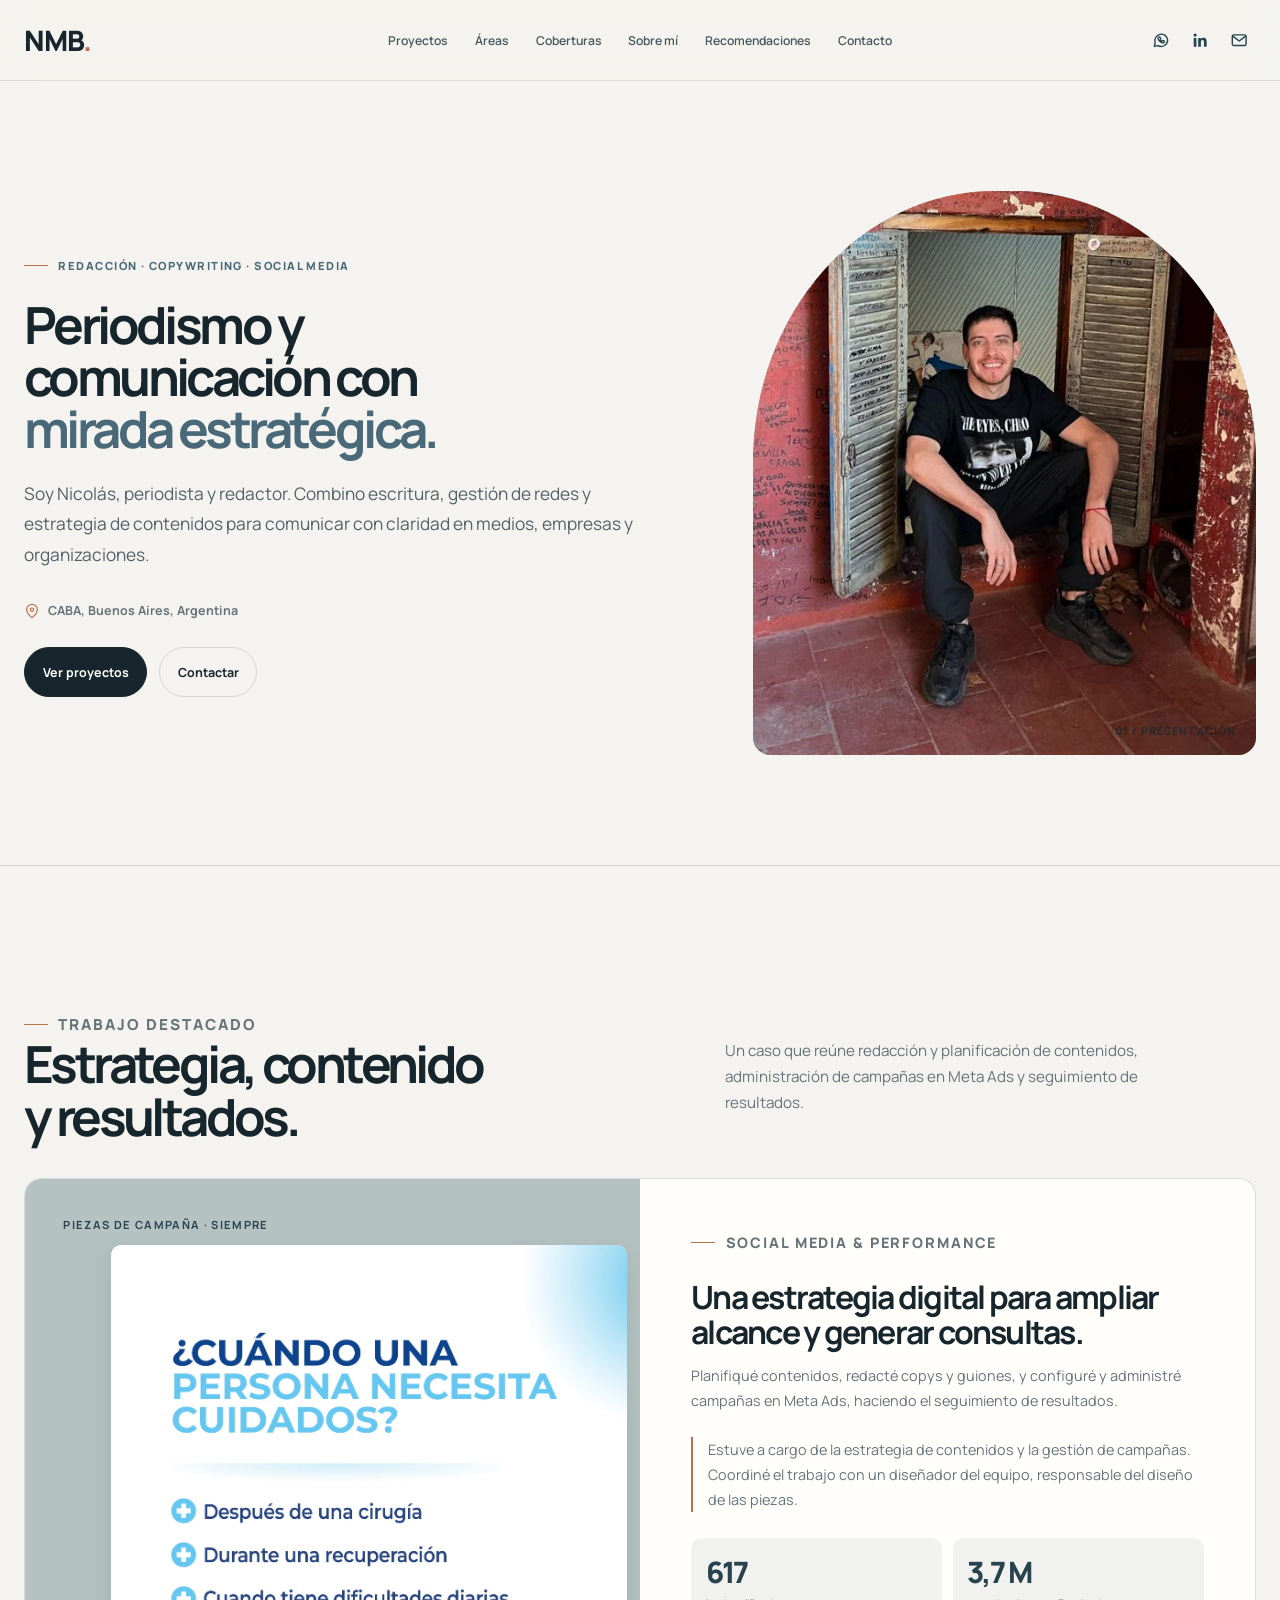
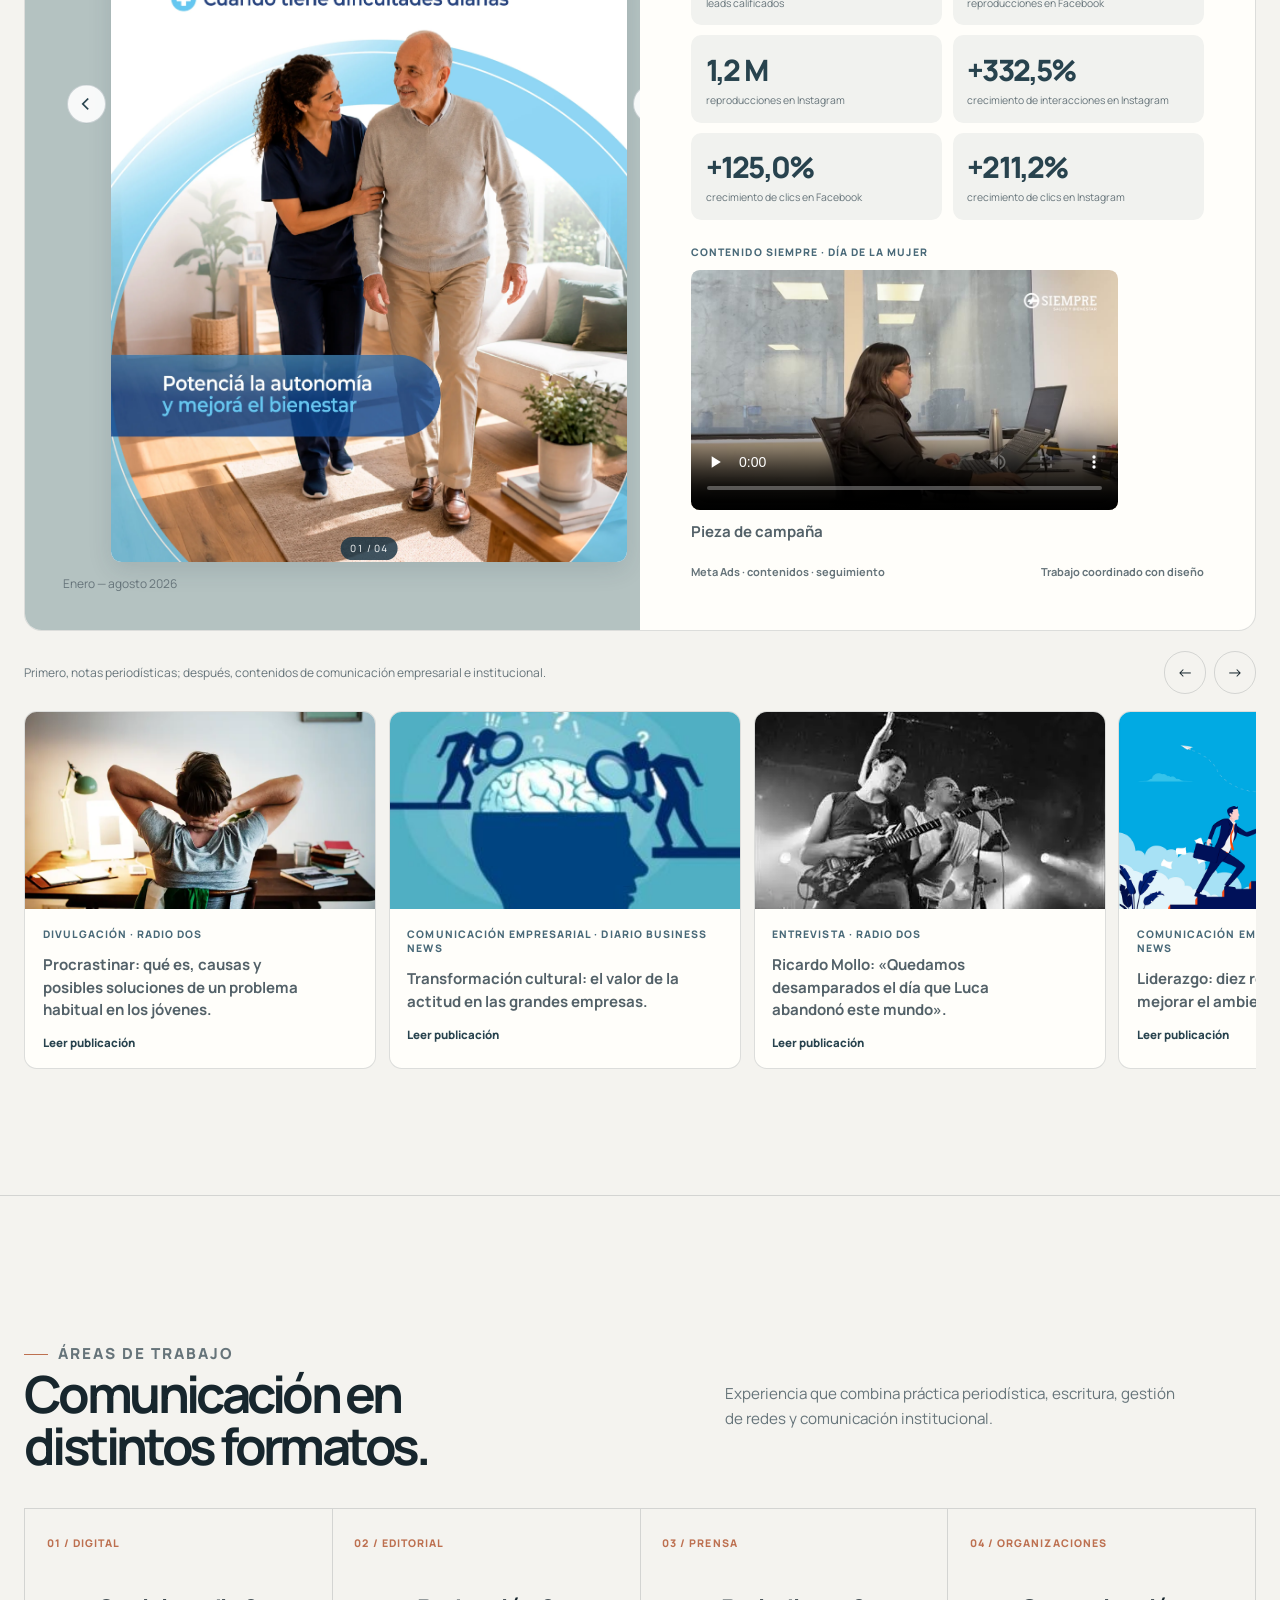
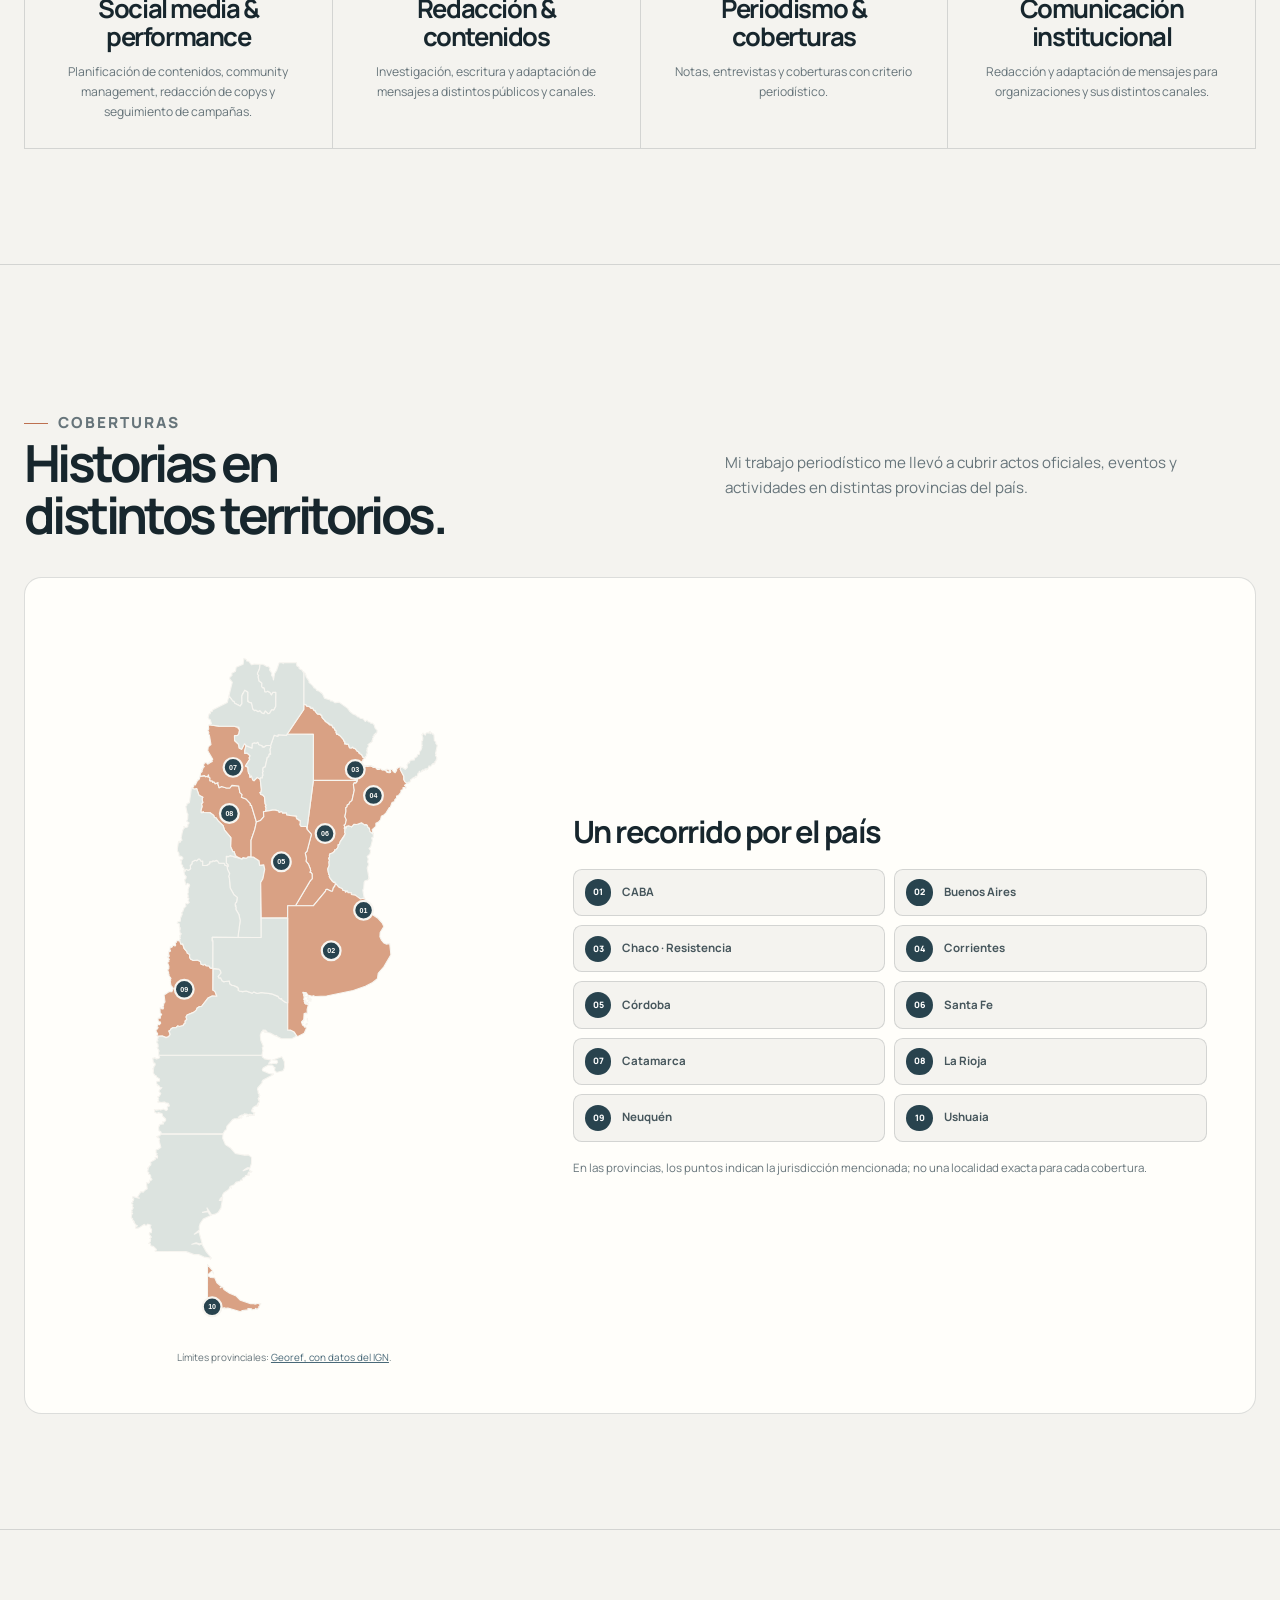
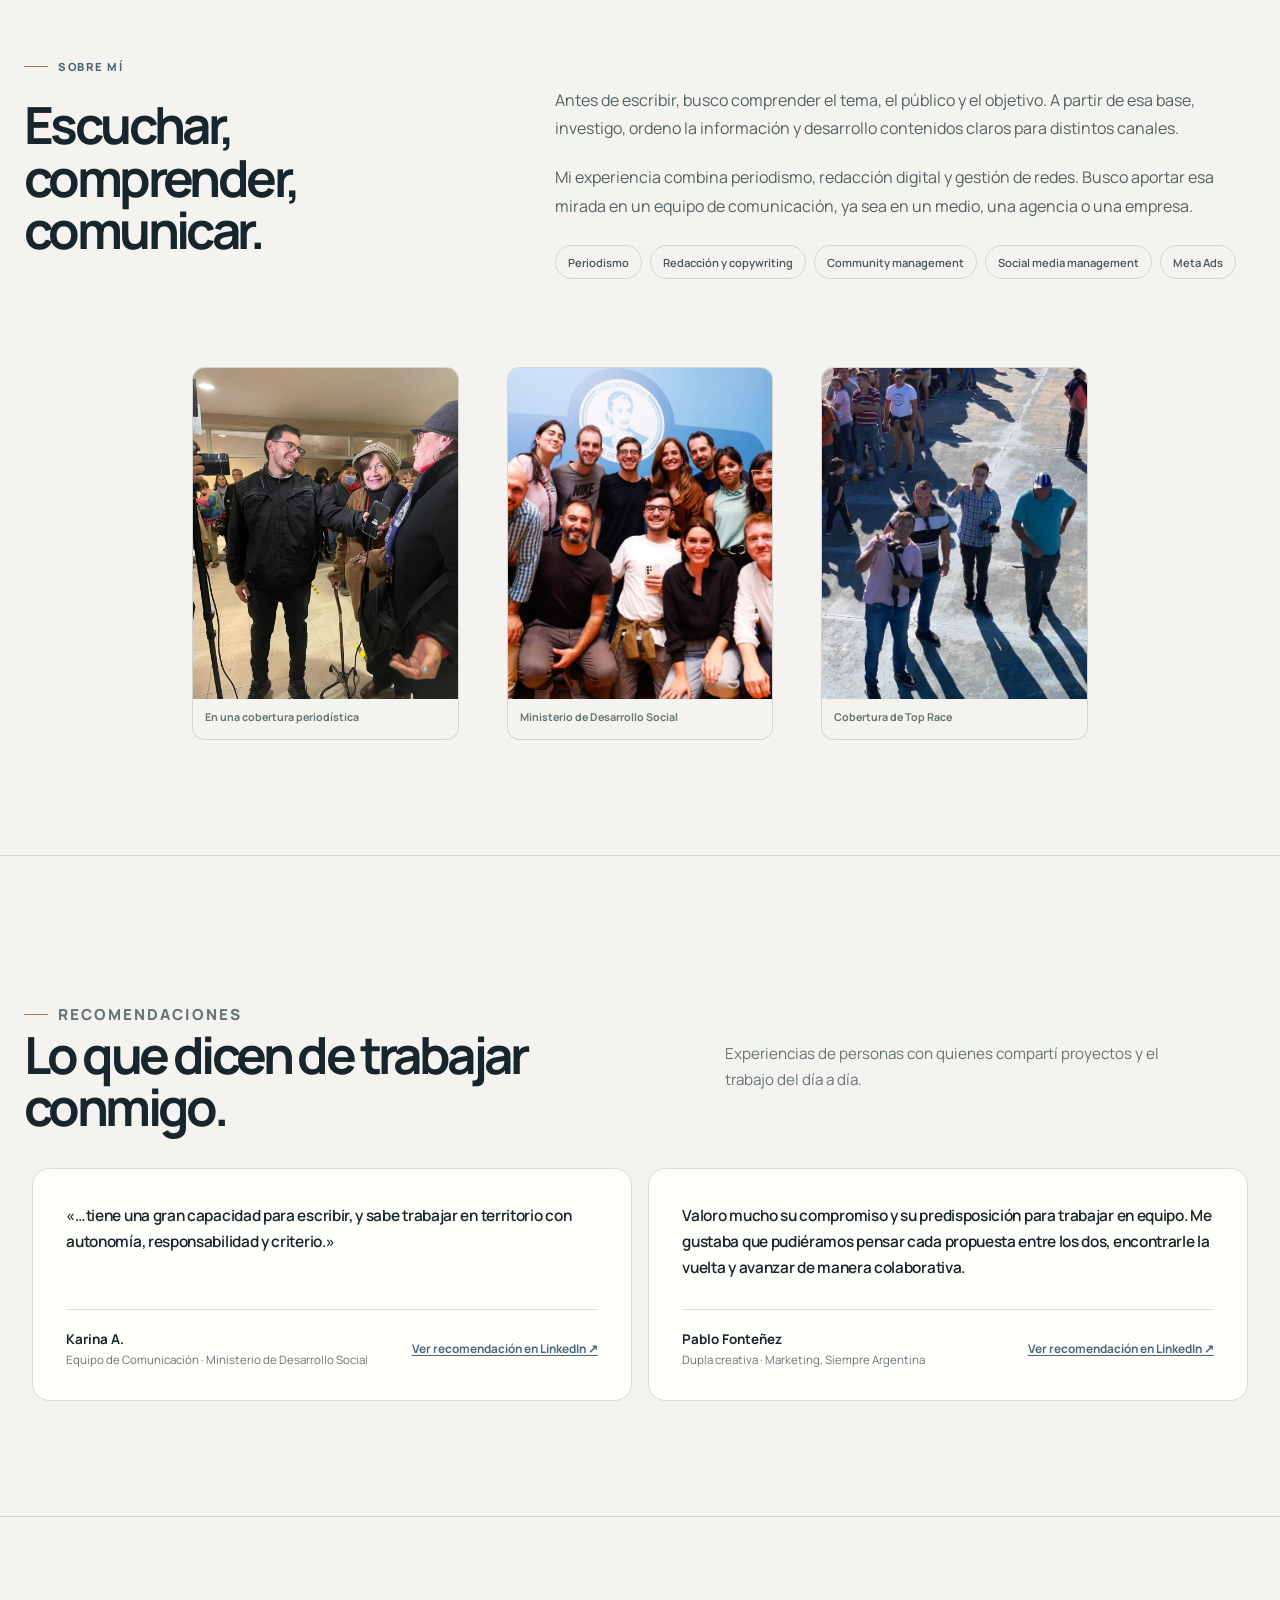
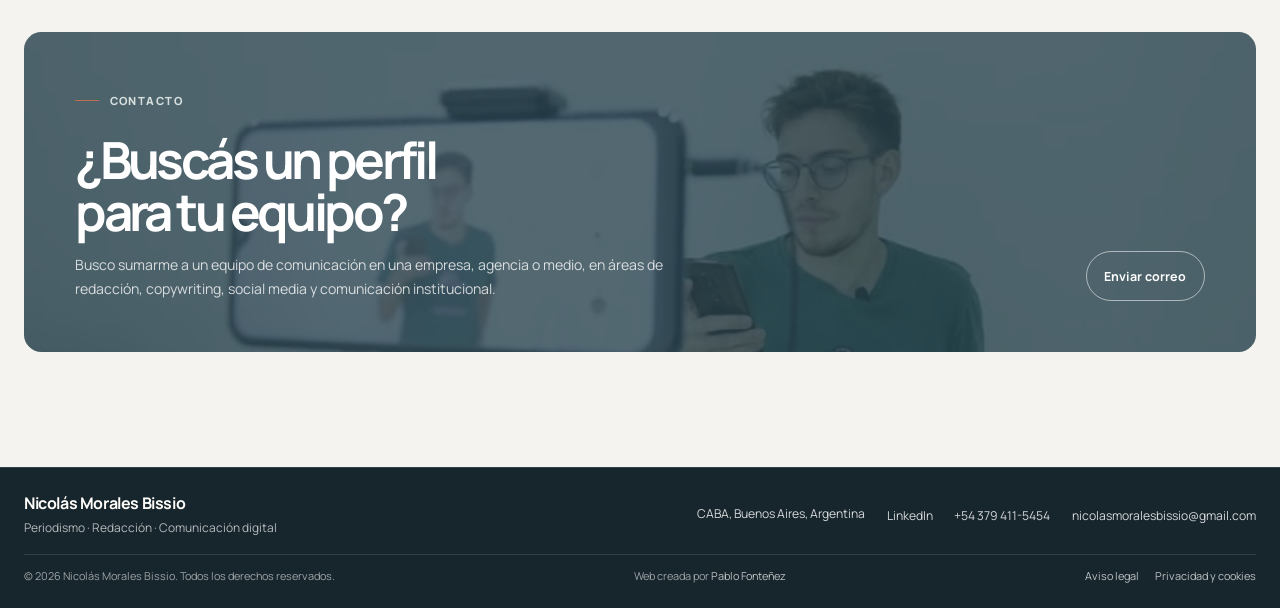
<file: index.html>
<!doctype html>
<html lang="es">
<head>
  <meta charset="utf-8">
  <meta name="viewport" content="width=device-width, initial-scale=1">
  <meta name="theme-color" content="#f4f3ef">
  <link rel="icon" type="image/svg+xml" href="favicon.svg">
  <meta name="description" content="Portfolio profesional de Nicolás Morales Bissio: periodismo, redacción, contenidos, social media y comunicación institucional.">
  <title>Nicolás Morales Bissio — Periodismo y comunicación digital</title>
  <link rel="preconnect" href="https://fonts.googleapis.com">
  <link rel="preconnect" href="https://fonts.gstatic.com" crossorigin>
  <link href="https://fonts.googleapis.com/css2?family=Manrope:wght@400;500;600;700;800&display=swap" rel="stylesheet">
  <link rel="stylesheet" href="styles.css">
</head>
<body>
  <a class="skip-link" href="#contenido">Saltar al contenido</a>
  <header class="topbar">
    <div class="wrap nav-shell">
      <a class="wordmark" href="#inicio" aria-label="Nicolás Morales Bissio, inicio">NMB<span>.</span></a>
      <nav class="nav-links" id="main-nav" aria-label="Navegación principal">
        <a href="#proyectos">Proyectos</a>
        <a href="#areas">Áreas</a>
        <a href="#coberturas">Coberturas</a>
        <a href="#sobre-mi">Sobre mí</a>
        <a href="#recomendaciones">Recomendaciones</a>
        <a href="#contacto">Contacto</a>
      </nav>
      <div class="nav-tools">
        <div class="social-links" role="group" aria-label="Contacto y redes">
          <a href="https://wa.me/5493794115454?text=Hola%2C%20Nicol%C3%A1s.%20Acabo%20de%20ver%20tu%20portfolio%20y%20me%20interesa%20charlar%20con%20vos.%20%C2%BFQu%C3%A9%20disponibilidad%20ten%C3%A9s%3F" target="_blank" rel="noopener noreferrer" aria-label="Contactar por WhatsApp">
            <svg viewBox="0 0 24 24" fill="none" stroke="currentColor" stroke-width="1.8" stroke-linecap="round" stroke-linejoin="round" aria-hidden="true"><path d="M20.4 11.7a8.4 8.4 0 0 1-12.5 7.3L3 20l1.1-4.7a8.4 8.4 0 1 1 16.3-3.6Z"/><path d="M8.8 8.2c.2-.5.5-.5.8-.5h.5c.2 0 .4.1.5.4l.7 1.6c.1.2.1.4 0 .6l-.5.7c-.2.2-.2.4 0 .6.4.7 1 1.3 1.7 1.7.2.1.4.1.6-.1l.7-.8c.2-.2.4-.2.6-.1l1.5.7c.3.1.4.3.4.5 0 .4-.2 1-.6 1.4-.4.4-1 .6-1.5.6-1 0-2.4-.6-3.8-1.8-1.3-1.1-2.2-2.5-2.4-3.4-.2-.8-.1-1.6.3-2.1Z"/></svg>
          </a>
          <a href="https://www.linkedin.com/in/nicolas-morales-bissio-413909248" target="_blank" rel="noopener noreferrer" aria-label="Ver perfil de LinkedIn">
            <svg viewBox="0 0 24 24" fill="currentColor" aria-hidden="true"><path d="M20.447 20.452h-3.554v-5.569c0-1.328-.027-3.037-1.852-3.037-1.853 0-2.136 1.445-2.136 2.939v5.667H9.35V9h3.414v1.561h.049c.476-.9 1.637-1.85 3.37-1.85 3.601 0 4.267 2.37 4.267 5.455v6.286zM5.337 7.433a2.062 2.062 0 1 1 0-4.124 2.062 2.062 0 0 1 0 4.124zM7.119 20.452H3.555V9h3.564v11.452z"/></svg>
          </a>
          <a href="mailto:nicolasmoralesbissio@gmail.com" aria-label="Enviar correo electrónico">
            <svg viewBox="0 0 24 24" fill="none" stroke="currentColor" stroke-width="1.8" stroke-linecap="round" stroke-linejoin="round" aria-hidden="true"><rect x="3" y="5" width="18" height="14" rx="2"/><path d="m4 7 8 6 8-6"/></svg>
          </a>
        </div>
        <button class="menu-toggle" type="button" aria-label="Abrir menú" aria-expanded="false" aria-controls="main-nav">
          <span></span><span></span>
        </button>
      </div>
    </div>
  </header>

  <main id="contenido">
    <section class="wrap hero" id="inicio" aria-labelledby="hero-title">
      <div>
        <p class="eyebrow">Redacción · copywriting · social media</p>
        <h1 id="hero-title">Periodismo y comunicación con <em>mirada estratégica.</em></h1>
        <p class="hero-copy">Soy Nicolás, periodista y redactor. Combino escritura, gestión de redes y estrategia de contenidos para comunicar con claridad en medios, empresas y organizaciones.</p>
        <p class="location-line"><svg viewBox="0 0 24 24" fill="none" stroke="currentColor" stroke-width="1.8" aria-hidden="true"><path d="M20 10c0 5-8 12-8 12S4 15 4 10a8 8 0 1 1 16 0Z"/><circle cx="12" cy="10" r="2.5"/></svg><span>CABA, Buenos Aires, Argentina</span></p>
        <div class="hero-actions">
          <a class="button button-primary" href="#proyectos">Ver proyectos</a>
          <a class="button button-secondary" href="#contacto">Contactar</a>
        </div>
      </div>
      <div class="hero-media hero-media--portrait">
        <img class="hero-portrait" src="media/nicolas-retrato.webp" alt="Estoy sentado frente a una puerta de madera." width="640" height="640" fetchpriority="high">
        <span class="media-index">01 / PRESENTACIÓN</span>
      </div>
    </section>

    <section class="section" id="proyectos" aria-labelledby="projects-title">
      <div class="wrap">
        <div class="section-heading">
          <div><p class="eyebrow">Trabajo destacado</p><h2 id="projects-title">Estrategia, contenido<br>y resultados.</h2></div>
          <p>Un caso que reúne redacción y planificación de contenidos, administración de campañas en Meta Ads y seguimiento de resultados.</p>
        </div>
        <article class="case-study" aria-labelledby="siempre-title">
          <div class="case-visual case-visual-creatives">
            <span class="visual-label">Piezas de campaña · SIEMPRE</span>
            <div class="campaign-carousel" id="campaign-carousel" aria-label="Carrusel de piezas de Meta Ads sobre cuidados y conversión">
              <button class="campaign-nav campaign-prev" type="button" aria-label="Ver pieza anterior">‹</button>
              <button class="campaign-slide-open" type="button" aria-label="Ampliar pieza de campaña">
                <img id="campaign-slide-image" src="media/meta-cuidados-1.webp" alt="Pieza de campaña: cuándo una persona necesita cuidados" loading="lazy">
              </button>
              <button class="campaign-nav campaign-next" type="button" aria-label="Ver pieza siguiente">›</button>
              <span class="campaign-counter" aria-live="polite">01 / 04</span>
            </div>
            <span class="visual-date">Enero — agosto 2026</span>
          </div>
          <div class="case-content">
            <p class="eyebrow">Social media & performance</p>
            <h3 id="siempre-title">Una estrategia digital para ampliar alcance y generar consultas.</h3>
            <p>Planifiqué contenidos, redacté copys y guiones, y configuré y administré campañas en Meta Ads, haciendo el seguimiento de resultados.</p>
            <p class="role-note">Estuve a cargo de la estrategia de contenidos y la gestión de campañas. Coordiné el trabajo con un diseñador del equipo, responsable del diseño de las piezas.</p>
            <div class="metrics" aria-label="Resultados reportados del período">
              <div class="metric"><strong class="count-up" data-count="621" data-format="integer">621</strong><span>leads calificados</span></div>
              <div class="metric"><strong class="count-up" data-count="3700000" data-format="millions">3,7 M</strong><span>reproducciones en Facebook</span></div>
              <div class="metric"><strong class="count-up" data-count="1200000" data-format="millions">1,2 M</strong><span>reproducciones en Instagram</span></div>
              <div class="metric"><strong class="count-up" data-count="334.6" data-format="percent">+334,6%</strong><span>crecimiento de interacciones en Instagram</span></div>
              <div class="metric"><strong class="count-up" data-count="125.8" data-format="percent">+125,8%</strong><span>crecimiento de clics en Facebook</span></div>
              <div class="metric"><strong class="count-up" data-count="212.5" data-format="percent">+212,5%</strong><span>crecimiento de clics en Instagram</span></div>
            </div>
            <div class="case-campaign-video">
              <span>Contenido SIEMPRE · Día de la Mujer</span>
              <video class="work-video" controls playsinline preload="none" poster="media/siempre-dia-mujer-poster.jpg" aria-label="Video de campaña de SIEMPRE por el Día de la Mujer">
                <source src="media/siempre-dia-mujer.mp4" type="video/mp4">
                Tu navegador no puede reproducir este video.
              </video>
              <strong>Pieza de campaña</strong>
            </div>
            <div class="case-foot"><span class="case-tag">Meta Ads · contenidos · seguimiento</span><span class="case-tag">Trabajo coordinado con diseño</span></div>
          </div>
        </article>
        <div class="work-strip">
          <p>Primero, notas periodísticas; después, contenidos de comunicación empresarial e institucional.</p>
          <div class="carousel-controls" aria-label="Controles de proyectos">
            <button type="button" data-scroll="-1" aria-label="Desplazar proyectos a la izquierda">←</button>
            <button type="button" data-scroll="1" aria-label="Desplazar proyectos a la derecha">→</button>
          </div>
        </div>
        <div class="work-preview" id="work-carousel" tabindex="0" aria-label="Carrusel de notas periodísticas y contenidos empresariales">
          <a class="preview-card publication-card" href="https://www.radiodos.com.ar/84008-procrastinar-que-es-causas-y-posibles-soluciones-de-un-problema-habitual-en-los-jovenes" target="_blank" rel="noopener noreferrer">
            <img class="publication-image" src="media/procrastinar.png" alt="Joven sentado frente a un escritorio, con las manos detrás de la cabeza" loading="lazy">
            <div class="publication-copy"><span>Divulgación · Radio Dos</span><strong>Procrastinar: qué es, causas y posibles soluciones de un problema habitual en los jóvenes.</strong><small>Leer publicación</small></div>
          </a>
          <a class="preview-card publication-card" href="https://diariobusinessnews.com/salud/transformacion-cultural-el-valor-de-la-actitud-en-las-grandes-empresas/" target="_blank" rel="noopener noreferrer">
            <img class="publication-image" src="media/transformacion-cultural.png" alt="Ilustración de una cabeza rodeada de signos de pregunta y personas observando ideas" loading="lazy">
            <div class="publication-copy"><span>Comunicación empresarial · Diario Business News</span><strong>Transformación cultural: el valor de la actitud en las grandes empresas.</strong><small>Leer publicación</small></div>
          </a>
          <a class="preview-card publication-card" href="https://www.radiodos.com.ar/20746-ricardo-mollo-quedamos-desamparados-el-dia-que-luca-abandono-este-mundo" target="_blank" rel="noopener noreferrer">
            <img class="publication-image" src="media/ricardo-mollo.png" alt="Ricardo Mollo y un guitarrista durante una presentación en vivo" loading="lazy">
            <div class="publication-copy"><span>Entrevista · Radio Dos</span><strong>Ricardo Mollo: «Quedamos desamparados el día que Luca abandonó este mundo».</strong><small>Leer publicación</small></div>
          </a>
          <a class="preview-card publication-card" href="https://diariobusinessnews.com/diario-business-news/liderazgo-diez-recomendaciones-para-mejorar-el-ambiente-laboral/" target="_blank" rel="noopener noreferrer">
            <img class="publication-image" src="media/liderazgo-ambiente-laboral.png" alt="Ilustración de un equipo que sube una escalera hacia una bandera" loading="lazy">
            <div class="publication-copy"><span>Comunicación empresarial · Diario Business News</span><strong>Liderazgo: diez recomendaciones para mejorar el ambiente laboral.</strong><small>Leer publicación</small></div>
          </a>
          <a class="preview-card publication-card" href="https://www.radiodos.com.ar/55333-mas-correntina-que-el-yacare-un-correntino-construyo-una-bici-con-un-cuadro-de-tacuara" target="_blank" rel="noopener noreferrer">
            <img class="publication-image" src="media/bici-tacuara.png" alt="Cuadro artesanal de una bicicleta construido con tacuaras" loading="lazy">
            <div class="publication-copy"><span>Crónica · Radio Dos</span><strong>Más correntina que el yacaré: un correntino construyó una bici con un cuadro de tacuara.</strong><small>Leer publicación</small></div>
          </a>
          <a class="preview-card publication-card" href="https://lapoderosa.org.ar/2019/05/el-circo-mediatico-del-plan-costero-correntino/" target="_blank" rel="noopener noreferrer">
            <img class="publication-image" src="media/plan-costero-la-poderosa.png" alt="Vista de la costanera de Corrientes detrás de una reja oxidada" loading="lazy">
            <div class="publication-copy"><span>Crónica · La Poderosa</span><strong>El circo mediático del Plan Costero Correntino.</strong><small>Leer publicación</small></div>
          </a>
          <a class="preview-card publication-card" href="https://www.linkedin.com/pulse/jorge-mor%C3%B3n-estamos-presentes-en-los-tiempos-donde-el-paciente-pfprf/?trackingId=BWzqtTO3WLyqlvWXrTN2sg%3D%3D" target="_blank" rel="noopener noreferrer">
            <img class="publication-image" src="media/jorge-moron-siempre.png" alt="Portada de Siempre Argentina sobre los servicios de cuidados domiciliarios y el Dr. Jorge Morón" loading="lazy">
            <div class="publication-copy"><span>Entrevista · Siempre Argentina</span><strong>Jorge Morón: «Estamos presentes en los momentos donde el paciente queda solo».</strong><small>Leer publicación</small></div>
          </a>
        </div>
      </div>
    </section>

    <section class="section" id="areas" aria-labelledby="areas-title">
      <div class="wrap">
        <div class="section-heading">
          <div><p class="eyebrow">Áreas de trabajo</p><h2 id="areas-title">Comunicación en<br>distintos formatos.</h2></div>
          <p>Experiencia que combina práctica periodística, escritura, gestión de redes y comunicación institucional.</p>
        </div>
        <div class="areas">
          <article class="area"><small>01 / DIGITAL</small><h3>Social media & performance</h3><p>Planificación de contenidos, community management, redacción de copys y seguimiento de campañas.</p></article>
          <article class="area"><small>02 / EDITORIAL</small><h3>Redacción & contenidos</h3><p>Investigación, escritura y adaptación de mensajes a distintos públicos y canales.</p></article>
          <article class="area"><small>03 / PRENSA</small><h3>Periodismo & coberturas</h3><p>Notas, entrevistas y coberturas con criterio periodístico.</p></article>
          <article class="area"><small>04 / ORGANIZACIONES</small><h3>Comunicación institucional</h3><p>Redacción y adaptación de mensajes para organizaciones y sus distintos canales.</p></article>
        </div>
      </div>
    </section>

    <section class="section" id="coberturas" aria-labelledby="coverage-title">
      <div class="wrap">
        <div class="section-heading">
          <div><p class="eyebrow">Coberturas</p><h2 id="coverage-title">Historias en<br>distintos territorios.</h2></div>
          <p>Mi trabajo periodístico me llevó a cubrir actos oficiales, eventos y actividades en distintas provincias del país.</p>
        </div>
        <div class="coverage-map-layout">
          <div class="coverage-map-wrap">
            <img class="coverage-map-image" src="media/coberturas-argentina.svg" alt="Mapa de Argentina con marcadores en CABA, Buenos Aires, Chaco, Corrientes, Córdoba, Santa Fe, Catamarca, La Rioja, Neuquén y Ushuaia" loading="lazy">
            <p class="map-source">Límites provinciales: <a href="https://www.argentina.gob.ar/georef/descarga-de-la-base-completa" target="_blank" rel="noopener noreferrer">Georef, con datos del IGN</a>.</p>
          </div>
          <div class="coverage-map-copy">
            <h3>Un recorrido por el país</h3>
            <ol class="coverage-places">
              <li><span>01</span><strong>CABA</strong></li>
              <li><span>02</span><strong>Buenos Aires</strong></li>
              <li><span>03</span><strong>Chaco · Resistencia</strong></li>
              <li><span>04</span><strong>Corrientes</strong></li>
              <li><span>05</span><strong>Córdoba</strong></li>
              <li><span>06</span><strong>Santa Fe</strong></li>
              <li><span>07</span><strong>Catamarca</strong></li>
              <li><span>08</span><strong>La Rioja</strong></li>
              <li><span>09</span><strong>Neuquén</strong></li>
              <li><span>10</span><strong>Ushuaia</strong></li>
            </ol>
            <p class="coverage-note">En las provincias, los puntos indican la jurisdicción mencionada; no una localidad exacta para cada cobertura.</p>
          </div>
        </div>
      </div>
    </section>

    <section class="section" id="sobre-mi" aria-labelledby="about-title">
      <div class="wrap about">
        <div><p class="eyebrow">Sobre mí</p><h2 id="about-title">Escuchar, comprender, comunicar.</h2></div>
        <div class="about-copy">
          <p>Antes de escribir, busco comprender el tema, el público y el objetivo. A partir de esa base, investigo, ordeno la información y desarrollo contenidos claros para distintos canales.</p>
          <p>Mi experiencia combina periodismo, redacción digital y gestión de redes. Busco aportar esa mirada en un equipo de comunicación, ya sea en un medio, una agencia o una empresa.</p>
          <div class="about-list" aria-label="Especialidades"><span>Periodismo</span><span>Redacción y copywriting</span><span>Community management</span><span>Social media management</span><span>Meta Ads</span></div>
        </div>
        <div class="coverage-gallery" aria-label="Fotografías de mis coberturas">
          <figure><img src="media/nicolas-cobertura.webp" alt="Estoy realizando una entrevista durante una cobertura periodística" loading="lazy"><figcaption>En una cobertura periodística</figcaption></figure>
          <figure><img src="media/cobertura-ministerio.webp" alt="Estoy junto a colegas en el Ministerio de Desarrollo Social" loading="lazy"><figcaption>Ministerio de Desarrollo Social</figcaption></figure>
          <figure><img src="media/cobertura-top-race.webp" alt="Estoy realizando una cobertura en un evento de Top Race" loading="lazy"><figcaption>Cobertura de Top Race</figcaption></figure>
        </div>
      </div>
    </section>

    <section class="section" id="recomendaciones" aria-labelledby="recommendations-title">
      <div class="wrap">
        <div class="section-heading">
          <div><p class="eyebrow">Recomendaciones</p><h2 id="recommendations-title">Lo que dicen de trabajar conmigo.</h2></div>
          <p>Experiencias de personas con quienes compartí proyectos y el trabajo del día a día.</p>
        </div>
        <div class="recommendation-grid">
          <figure class="recommendation-card">
            <blockquote><p>«…tiene una gran capacidad para escribir, y sabe trabajar en territorio con autonomía, responsabilidad y criterio.»</p></blockquote>
            <figcaption class="recommendation-credit">
              <span><strong>Karina A.</strong><small>Equipo de Comunicación · Ministerio de Desarrollo Social</small></span>
              <a href="https://www.linkedin.com/in/nicolas-morales-bissio-413909248" target="_blank" rel="noopener noreferrer">Ver recomendación en LinkedIn ↗</a>
            </figcaption>
          </figure>
          <figure class="recommendation-card">
            <blockquote><p>Valoro mucho su compromiso y su predisposición para trabajar en equipo. Me gustaba que pudiéramos pensar cada propuesta entre los dos, encontrarle la vuelta y avanzar de manera colaborativa.</p></blockquote>
            <figcaption class="recommendation-credit">
              <span><strong>Pablo Fonteñez</strong><small>Dupla creativa · Marketing, Siempre Argentina</small></span>
              <a href="https://www.linkedin.com/in/nicolas-morales-bissio-413909248" target="_blank" rel="noopener noreferrer">Ver recomendación en LinkedIn ↗</a>
            </figcaption>
          </figure>
        </div>
      </div>
    </section>

    <section class="section" id="contacto" aria-labelledby="contact-title">
      <div class="wrap">
        <div class="contact">
          <div><p class="eyebrow">Contacto</p><h2 id="contact-title">¿Buscás un perfil<br>para tu equipo?</h2><p class="contact-copy">Busco sumarme a un equipo de comunicación en una empresa, agencia o medio, en áreas de redacción, copywriting, social media y comunicación institucional.</p></div>
          <a class="button" href="mailto:nicolasmoralesbissio@gmail.com">Enviar correo</a>
        </div>
      </div>
    </section>
  </main>
  <footer class="site-footer" aria-label="Mis datos de contacto">
    <div class="wrap">
      <div class="footer-main">
        <div class="footer-intro"><h2>Nicolás Morales Bissio</h2><p>Periodismo · Redacción · Comunicación digital</p></div>
        <address class="footer-contact">
          <ul>
            <li class="footer-location">CABA, Buenos Aires, Argentina</li>
            <li><a href="https://www.linkedin.com/in/nicolas-morales-bissio-413909248" target="_blank" rel="noopener noreferrer">LinkedIn</a></li>
            <li><a href="tel:+543794115454">+54 379 411-5454</a></li>
            <li><a href="mailto:nicolasmoralesbissio@gmail.com">nicolasmoralesbissio@gmail.com</a></li>
          </ul>
        </address>
      </div>
      <div class="footer-meta">
        <small>© 2026 Nicolás Morales Bissio. Todos los derechos reservados.</small>
        <small>Web creada por <a href="https://portfolio-pablo-fontenez-web.pabloezequielfontenez.workers.dev/?utm_source=portfolio_nico&amp;utm_medium=referral&amp;utm_campaign=portfolio_nicolas_morales&amp;utm_content=footer_credito" target="_blank" rel="noopener noreferrer">Pablo Fonteñez</a></small>
        <nav aria-label="Información legal">
          <a href="legal.html#aviso-legal">Aviso legal</a>
          <a href="legal.html#privacidad-cookies">Privacidad y cookies</a>
        </nav>
      </div>
    </div>
  </footer>
  <dialog class="image-lightbox" id="image-lightbox" aria-label="Galería de imágenes">
    <button class="lightbox-close" type="button" aria-label="Cerrar galería">×</button>
    <button class="lightbox-nav lightbox-prev" type="button" aria-label="Imagen anterior">‹</button>
    <figure class="lightbox-figure">
      <img id="lightbox-image" alt="">
      <figcaption id="lightbox-caption"></figcaption>
    </figure>
    <button class="lightbox-nav lightbox-next" type="button" aria-label="Imagen siguiente">›</button>
    <span class="lightbox-count" aria-live="polite"></span>
  </dialog>
  <script src="script.js" defer></script>
</body>
</html>
</file>
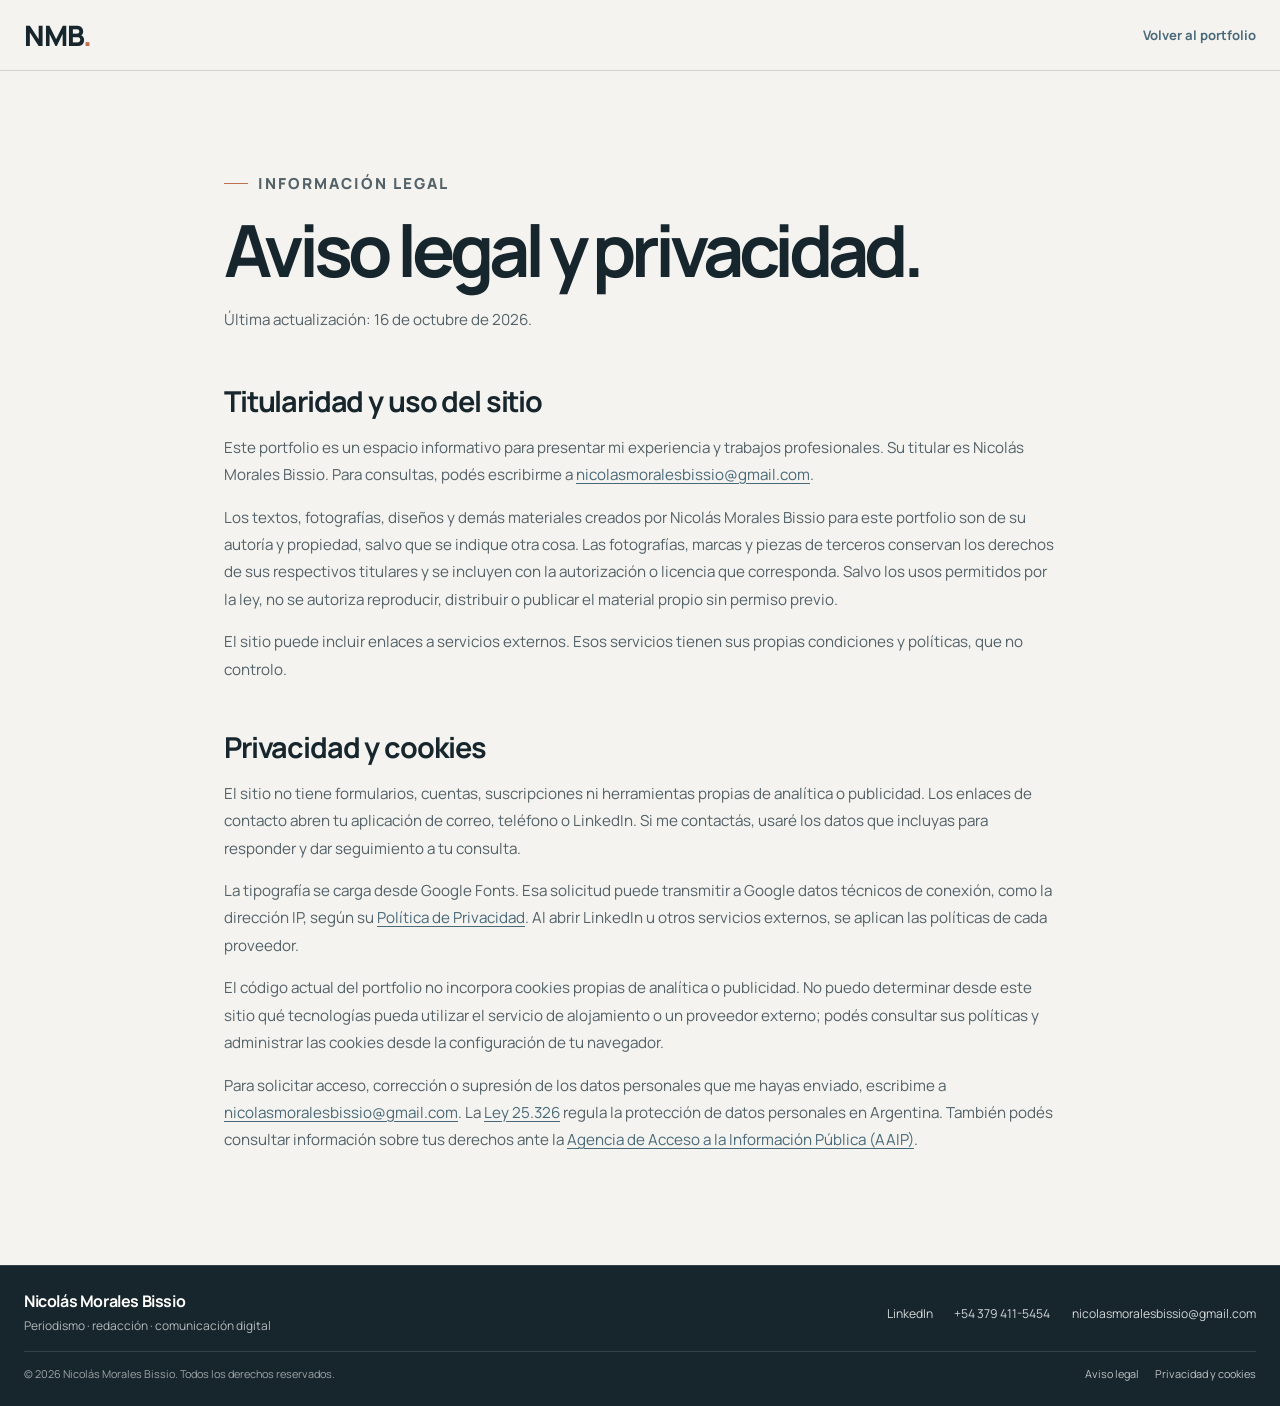
<file: legal.html>
<!doctype html>
<html lang="es">
<head>
  <meta charset="utf-8">
  <meta name="viewport" content="width=device-width, initial-scale=1">
  <meta name="theme-color" content="#f4f3ef">
  <link rel="icon" type="image/svg+xml" href="favicon.svg">
  <meta name="description" content="Aviso legal, términos de uso, privacidad y cookies del portfolio de Nicolás Morales Bissio.">
  <title>Información legal — Nicolás Morales Bissio</title>
  <link rel="preconnect" href="https://fonts.googleapis.com">
  <link rel="preconnect" href="https://fonts.gstatic.com" crossorigin>
  <link href="https://fonts.googleapis.com/css2?family=Manrope:wght@400;500;600;700;800&display=swap" rel="stylesheet">
  <link rel="stylesheet" href="styles.css">
</head>
<body>
  <a class="skip-link" href="#contenido">Saltar al contenido</a>
  <header class="legal-topbar">
    <div class="wrap">
      <a class="wordmark" href="index.html#inicio" aria-label="Nicolás Morales Bissio, inicio">NMB<span>.</span></a>
      <a class="legal-back" href="index.html">Volver al portfolio</a>
    </div>
  </header>
  <main class="wrap legal-content" id="contenido">
    <p class="eyebrow">Información legal</p>
    <h1>Aviso legal y privacidad.</h1>
    <p class="legal-updated">Última actualización: 16 de octubre de 2026.</p>

    <section id="aviso-legal" aria-labelledby="aviso-title">
      <h2 id="aviso-title">Titularidad y uso del sitio</h2>
      <p>Este portfolio es un espacio informativo para presentar mi experiencia y trabajos profesionales. Su titular es Nicolás Morales Bissio. Para consultas, podés escribirme a <a href="mailto:nicolasmoralesbissio@gmail.com">nicolasmoralesbissio@gmail.com</a>.</p>
      <p>Los textos, fotografías, diseños y demás materiales creados por Nicolás Morales Bissio para este portfolio son de su autoría y propiedad, salvo que se indique otra cosa. Las fotografías, marcas y piezas de terceros conservan los derechos de sus respectivos titulares y se incluyen con la autorización o licencia que corresponda. Salvo los usos permitidos por la ley, no se autoriza reproducir, distribuir o publicar el material propio sin permiso previo.</p>
      <p>El sitio puede incluir enlaces a servicios externos. Esos servicios tienen sus propias condiciones y políticas, que no controlo.</p>
    </section>

    <section id="privacidad-cookies" aria-labelledby="privacidad-title">
      <h2 id="privacidad-title">Privacidad y cookies</h2>
      <p>El sitio no tiene formularios, cuentas, suscripciones ni herramientas propias de analítica o publicidad. Los enlaces de contacto abren tu aplicación de correo, teléfono o LinkedIn. Si me contactás, usaré los datos que incluyas para responder y dar seguimiento a tu consulta.</p>
      <p>La tipografía se carga desde Google Fonts. Esa solicitud puede transmitir a Google datos técnicos de conexión, como la dirección IP, según su <a href="https://policies.google.com/privacy?hl=es" target="_blank" rel="noopener noreferrer">Política de Privacidad</a>. Al abrir LinkedIn u otros servicios externos, se aplican las políticas de cada proveedor.</p>
      <p>El código actual del portfolio no incorpora cookies propias de analítica o publicidad. No puedo determinar desde este sitio qué tecnologías pueda utilizar el servicio de alojamiento o un proveedor externo; podés consultar sus políticas y administrar las cookies desde la configuración de tu navegador.</p>
      <p>Para solicitar acceso, corrección o supresión de los datos personales que me hayas enviado, escribime a <a href="mailto:nicolasmoralesbissio@gmail.com">nicolasmoralesbissio@gmail.com</a>. La <a href="https://www.argentina.gob.ar/normativa/nacional/ley-25326-64790/actualizacion" target="_blank" rel="noopener noreferrer">Ley 25.326</a> regula la protección de datos personales en Argentina. También podés consultar información sobre tus derechos ante la <a href="https://www.argentina.gob.ar/aaip/datospersonales/derechos" target="_blank" rel="noopener noreferrer">Agencia de Acceso a la Información Pública (AAIP)</a>.</p>
    </section>
  </main>
  <footer class="site-footer" aria-label="Mis datos de contacto">
    <div class="wrap">
      <div class="footer-main">
        <div class="footer-intro"><h2>Nicolás Morales Bissio</h2><p>Periodismo · redacción · comunicación digital</p></div>
        <address class="footer-contact">
          <ul>
            <li><a href="https://www.linkedin.com/in/nicolas-morales-bissio-413909248" target="_blank" rel="noopener noreferrer">LinkedIn</a></li>
            <li><a href="tel:+543794115454">+54 379 411-5454</a></li>
            <li><a href="mailto:nicolasmoralesbissio@gmail.com">nicolasmoralesbissio@gmail.com</a></li>
          </ul>
        </address>
      </div>
      <div class="footer-meta">
        <small>© 2026 Nicolás Morales Bissio. Todos los derechos reservados.</small>
        <nav aria-label="Información legal">
          <a href="legal.html#aviso-legal">Aviso legal</a>
          <a href="legal.html#privacidad-cookies">Privacidad y cookies</a>
        </nav>
      </div>
    </div>
  </footer>
</body>
</html>
</file>
<file: styles.css>
:root {
      color-scheme: light;
      --paper: #f4f3ef;
      --paper-deep: #eae9e3;
      --ink: #17262d;
      --muted: #66747a;
      --blue: #496978;
      --blue-dark: #28434e;
      --clay: #bd7050;
      --line: rgba(23, 38, 45, .15);
      --white: #fffefa;
      --radius: 1.1rem;
      --content: 84rem;
      --section-title-size: clamp(2.25rem, 4vw, 3.65rem);
      --eyebrow-size: .7rem;
      font-family: "Manrope", sans-serif;
    }
    * { box-sizing: border-box; }
    html { scroll-behavior: smooth; scroll-padding-top: 6rem; }
    body { margin: 0; background: var(--paper); color: var(--ink); font-family: "Manrope", sans-serif; font-size: 1rem; -webkit-font-smoothing: antialiased; }
    a { color: inherit; }
    button { color: inherit; font: inherit; }
    .skip-link { position: absolute; z-index: 20; top: .75rem; left: .75rem; padding: .75rem 1rem; transform: translateY(-180%); background: var(--ink); color: white; border-radius: .4rem; }
    .skip-link:focus { transform: translateY(0); }
    .wrap { width: min(var(--content), calc(100% - 3rem)); margin-inline: auto; }
    .topbar { position: sticky; z-index: 10; top: 0; border-bottom: 1px solid rgba(23,38,45,.1); background: rgba(244,243,239,.92); backdrop-filter: blur(14px); }
    .nav-shell { position: relative; display: grid; min-height: 5rem; grid-template-columns: 1fr auto 1fr; align-items: center; }
    .wordmark { justify-self: start; color: var(--ink); text-decoration: none; font-size: 1.76rem; font-weight: 800; letter-spacing: -.04em; }
    .wordmark span { color: var(--clay); }
    .nav-links { display: flex; align-items: center; justify-content: center; gap: clamp(1rem, 2.1vw, 2rem); }
    .nav-links a { text-decoration: none; color: #47575d; font-size: .76rem; font-weight: 600; transition: color .2s ease; }
    .nav-links a:hover, .nav-links a:focus-visible { color: var(--clay); }
    .nav-tools { display: flex; align-items: center; justify-self: end; gap: .75rem; }
    .social-links { display: flex; align-items: center; gap: .35rem; }
    .social-links a { display: grid; width: 2.1rem; height: 2.1rem; place-items: center; border-radius: 50%; color: var(--blue-dark); transition: background .2s ease, color .2s ease; }
    .social-links a:hover { background: var(--paper-deep); color: var(--clay); }
    .social-links svg { display: block; width: 1.15rem; height: 1.15rem; }
    .menu-toggle { display: none; }
    .hero { display: grid; min-height: min(49rem, calc(100svh - 5rem)); grid-template-columns: 1.13fr .87fr; gap: clamp(2rem, 6vw, 6.5rem); align-items: center; padding-block: clamp(4rem, 8vw, 7.5rem); }
    .eyebrow { display: inline-flex; align-items: center; gap: .65rem; margin: 0 0 1.55rem; color: var(--blue); font-size: var(--eyebrow-size); font-weight: 800; letter-spacing: .13em; line-height: 1.35; text-transform: uppercase; }
    .eyebrow::before { width: 1.5rem; height: 1px; background: var(--clay); content: ""; }
    h1, h2, h3, p { margin-top: 0; }
    h1 { max-width: 16ch; margin-bottom: 1.55rem; font-size: var(--section-title-size); font-weight: 700; letter-spacing: -.07em; line-height: 1.02; }
    h1 em { color: var(--blue); font-style: normal; }
    .hero-copy { max-width: 39rem; margin-bottom: 2rem; color: #536168; font-size: clamp(1rem, 1.35vw, 1.16rem); line-height: 1.75; }
    .location-line { display: inline-flex; align-items: center; gap: .5rem; margin: -1.15rem 0 1.75rem; color: var(--muted); font-size: .78rem; font-weight: 700; }
    .location-line svg { width: 1rem; height: 1rem; flex: 0 0 auto; color: var(--clay); }
    .hero-actions { display: flex; flex-wrap: wrap; gap: .75rem; }
    .button { display: inline-flex; min-height: 3.1rem; align-items: center; justify-content: center; gap: .65rem; padding: .8rem 1.1rem; border: 1px solid var(--ink); border-radius: 999px; text-decoration: none; font-size: .78rem; font-weight: 700; transition: transform .2s ease, background .2s ease, color .2s ease; }
    .button:hover { transform: translateY(-2px); }
    .button-primary { background: var(--ink); color: var(--white); }
    .button-primary:hover { background: var(--blue-dark); }
    .button-secondary { border-color: var(--line); }
    .button-secondary:hover { background: white; }
    .hero-media { position: relative; display: grid; min-height: 26rem; aspect-ratio: .89; place-items: center; overflow: hidden; border-radius: 48% 48% var(--radius) var(--radius); background: linear-gradient(155deg, #d8e0dc 0%, #b4c2c1 44%, #7f9aa0 100%); }
    .hero-media::before, .hero-media::after { position: absolute; width: 17rem; height: 17rem; border: 1px solid rgba(255,255,255,.35); border-radius: 50%; content: ""; }
    .hero-media::before { top: 12%; left: -24%; }
    .hero-media::after { right: -18%; bottom: -3%; width: 21rem; height: 21rem; }
    .hero-media--portrait::before, .hero-media--portrait::after { content: none; }
    .hero-portrait { position: absolute; z-index: 0; inset: 0; display: block; width: 100%; height: 100%; object-fit: cover; object-position: center 45%; }
    .media-note { position: relative; z-index: 1; display: grid; width: min(72%, 16rem); aspect-ratio: .8; place-content: center; gap: .65rem; padding: 1rem; border: 1px solid rgba(255,255,255,.58); border-radius: 48% 48% 1rem 1rem; background: rgba(244,243,239,.25); color: var(--blue-dark); text-align: center; }
    .media-note svg { width: 1.6rem; height: 1.6rem; margin: 0 auto; }
    .media-note strong { font-size: .82rem; }
    .media-note span { font-size: .68rem; line-height: 1.5; }
    .media-index { position: absolute; z-index: 1; right: 1.25rem; bottom: 1.1rem; color: rgba(23,38,45,.72); font-size: .68rem; font-weight: 700; letter-spacing: .1em; }
    .section { padding-block: clamp(4.5rem, 9vw, 8.5rem); border-top: 1px solid var(--line); }
    .section-heading { display: grid; grid-template-columns: 1.08fr .92fr; align-items: center; gap: clamp(2rem, 6vw, 5.5rem); margin-bottom: 2.25rem; }
    .section-heading h2 { max-width: none; margin-bottom: 0; font-size: var(--section-title-size); font-weight: 700; letter-spacing: -.07em; line-height: 1.02; }
    .section-heading p { max-width: 29rem; margin: 1.9rem 0 0; color: var(--muted); font-size: clamp(.95rem, 1.1vw, 1.04rem); line-height: 1.7; }
    .case-study { display: grid; grid-template-columns: 1fr 1fr; gap: 0; overflow: hidden; border: 1px solid var(--line); border-radius: var(--radius); background: var(--white); }
    .case-visual { position: relative; display: flex; min-height: 30rem; flex-direction: column; justify-content: space-between; overflow: hidden; padding: clamp(1.5rem, 3vw, 2.5rem); background: var(--blue-dark); color: white; }
    .case-visual::before { position: absolute; top: 8%; right: -12%; width: min(29rem, 90%); aspect-ratio: 1; border: 1px solid rgba(244,243,239,.25); border-radius: 50%; box-shadow: 0 0 0 2.5rem rgba(244,243,239,.035), 0 0 0 5rem rgba(244,243,239,.025); content: ""; }
    .case-visual::after { position: absolute; right: 12%; bottom: 18%; width: 48%; height: 34%; border-radius: 48% 48% 5% 5%; background: linear-gradient(155deg, #dba177, #bd7050 58%, #8c5748); opacity: .9; content: ""; }
    .case-visual-creatives { display: grid; grid-template-rows: auto minmax(0, 1fr) auto; gap: .8rem; background: #b4c2c1; color: var(--blue-dark); }
    .case-visual-creatives::before, .case-visual-creatives::after { content: none; }
    .case-visual-creatives .visual-label { color: var(--blue-dark); }
    .case-visual-creatives .visual-date { color: var(--muted); }
    .campaign-carousel { position: relative; display: flex; width: 100%; height: 100%; min-height: 0; box-sizing: border-box; align-items: center; justify-content: center; padding-inline: 3rem; }
    .campaign-slide-open { display: block; width: auto; max-width: 100%; height: 100%; min-height: 0; aspect-ratio: 9 / 16; padding: 0; border: 0; background: transparent; cursor: zoom-in; }
    .campaign-slide-open img { display: block; width: 100%; height: 100%; max-width: 100%; max-height: 100%; border-radius: .65rem; background: white; box-shadow: 0 .5rem 1.5rem rgba(22, 51, 68, .12); object-fit: contain; }
    .campaign-nav { position: absolute; z-index: 2; top: 50%; display: grid; width: 2.45rem; height: 2.45rem; place-items: center; border: 1px solid rgba(22, 51, 68, .2); border-radius: 50%; background: rgba(255,255,255,.9); color: var(--blue-dark); font-size: 1.6rem; line-height: 1; cursor: pointer; transform: translateY(-50%); transition: background .2s ease, color .2s ease; }
    .campaign-nav:hover { background: var(--blue-dark); color: white; }
    .campaign-prev { left: .2rem; }
    .campaign-next { right: .2rem; }
    .campaign-counter { position: absolute; bottom: .15rem; left: 50%; padding: .28rem .6rem; border-radius: 999px; background: rgba(22,51,68,.82); color: white; font-size: .62rem; font-variant-numeric: tabular-nums; letter-spacing: .08em; transform: translateX(-50%); }
    .visual-label, .visual-title, .visual-date { position: relative; z-index: 1; }
    .visual-label { font-size: .7rem; font-weight: 700; letter-spacing: .12em; text-transform: uppercase; }
    .visual-title { max-width: 9ch; margin: auto 0 1rem; font-size: clamp(2.5rem, 5vw, 4.7rem); font-weight: 800; letter-spacing: -.075em; line-height: .9; }
    .visual-date { color: rgba(255,255,255,.72); font-size: .75rem; }
    .case-content { display: flex; flex-direction: column; justify-content: flex-start; padding: clamp(1.5rem, 4vw, 3.5rem); }
    .case-content h3 { margin-bottom: .8rem; font-size: clamp(1.65rem, 2.5vw, 2.35rem); font-weight: 700; letter-spacing: -.055em; line-height: 1.1; }
    .case-content > p { color: var(--muted); font-size: .9rem; line-height: 1.75; }
    .role-note { margin: .55rem 0 1.6rem; padding-left: .9rem; border-left: 2px solid var(--clay); color: #47575d; font-size: .77rem; line-height: 1.65; }
    .metrics { display: grid; grid-template-columns: repeat(2, minmax(0, 1fr)); gap: .65rem; margin: 0 0 1.55rem; }
    .metric { padding: .9rem; border-radius: .65rem; background: #f1f2ef; }
    .metric strong { display: block; margin-bottom: .2rem; color: var(--blue-dark); font-size: clamp(1.4rem, 2.3vw, 2rem); font-weight: 800; letter-spacing: -.06em; }
    .metric span { display: block; color: var(--muted); font-size: .65rem; line-height: 1.45; }
    .case-foot { display: flex; flex-wrap: wrap; align-items: center; justify-content: space-between; gap: 1rem; }
    .case-tag { color: var(--muted); font-size: .69rem; font-weight: 700; }
    .text-link { display: inline-flex; align-items: center; gap: .45rem; color: var(--blue-dark); text-decoration: none; font-size: .76rem; font-weight: 800; }
    .text-link:hover { color: var(--clay); }
    .work-strip { display: flex; justify-content: space-between; align-items: center; gap: 1rem; margin-top: 1.25rem; }
    .work-strip p { margin: 0; color: var(--muted); font-size: .75rem; }
    .carousel-controls { display: flex; gap: .45rem; }
    .carousel-controls button { display: grid; width: 2.65rem; height: 2.65rem; place-items: center; border: 1px solid var(--line); border-radius: 50%; background: transparent; cursor: pointer; }
    .carousel-controls button:hover { background: var(--ink); color: white; }
    .work-preview { display: flex; gap: .8rem; overflow-x: auto; margin-top: 1.1rem; padding-bottom: .65rem; scroll-snap-type: x mandatory; scrollbar-width: thin; }
    .preview-card { display: flex; min-width: min(22rem, 78vw); min-height: 14rem; flex-direction: column; align-items: flex-start; justify-content: space-between; gap: 1rem; padding: 1.15rem; scroll-snap-align: start; border: 1px solid var(--line); border-radius: .8rem; background: var(--white); color: var(--muted); }
    .publication-card { min-width: min(22rem, 78vw); padding: 0; overflow: hidden; justify-content: flex-start; gap: 0; text-decoration: none; transition: border-color .2s ease, transform .2s ease; }
    .publication-card:hover { transform: translateY(-2px); border-color: var(--blue); }
    .publication-image { display: block; width: 100%; aspect-ratio: 16 / 9; flex: 0 0 auto; object-fit: cover; background: var(--paper-deep); }
    .publication-copy { display: flex; flex: 1; flex-direction: column; align-items: flex-start; gap: .85rem; padding: 1.1rem; }
    .preview-card span { color: var(--blue); font-size: .65rem; font-weight: 800; letter-spacing: .1em; text-transform: uppercase; }
    .preview-card strong { max-width: 28ch; color: #536168; font-size: .94rem; line-height: 1.5; }
    .preview-card small { color: var(--blue-dark); font-size: .72rem; font-weight: 800; }
    .work-video { display: block; width: 100%; aspect-ratio: 16 / 9; border-radius: .55rem; background: #17262d; object-fit: cover; }
    .case-campaign-video { display: flex; width: 100%; max-width: 26.7rem; flex-direction: column; align-items: flex-start; gap: .7rem; margin: 0 0 1.25rem; }
    .case-campaign-video > span { color: var(--blue); font-size: .65rem; font-weight: 800; letter-spacing: .1em; text-transform: uppercase; }
    .case-campaign-video > strong { max-width: 28ch; color: #536168; font-size: .94rem; line-height: 1.5; }
    .areas { display: grid; grid-template-columns: repeat(4, 1fr); border-top: 1px solid var(--line); border-left: 1px solid var(--line); }
    .area { min-height: 15rem; padding: 1.35rem; border-right: 1px solid var(--line); border-bottom: 1px solid var(--line); }
    .area small { color: var(--clay); font-size: .66rem; font-weight: 800; letter-spacing: .1em; }
    .area h3 { max-width: 11ch; margin: 2.7rem auto .65rem; font-size: clamp(1.2rem, 2vw, 1.65rem); font-weight: 700; letter-spacing: -.055em; line-height: 1.1; text-align: center; }
    .area p { margin: 0; color: var(--muted); font-size: .76rem; line-height: 1.65; text-align: center; }
    .recommendation-grid { display: grid; width: min(100%, 76rem); grid-template-columns: repeat(2, minmax(0, 1fr)); align-items: stretch; gap: 1rem; margin-inline: auto; }
    .recommendation-card { display: flex; min-width: 0; flex-direction: column; margin: 0; padding: clamp(1.35rem, 2.6vw, 2.25rem); border: 1px solid var(--line); border-radius: var(--radius); background: var(--white); }
    .recommendation-card blockquote { flex: 1; margin: 0 0 1.75rem; }
    .recommendation-card blockquote p { margin: 0 0 .9rem; color: var(--ink); font-size: clamp(.95rem, 1.2vw, 1.08rem); font-weight: 600; letter-spacing: -.02em; line-height: 1.7; }
    .recommendation-card blockquote p:last-child { margin-bottom: 0; }
    .recommendation-credit { display: flex; align-items: center; justify-content: space-between; gap: 1rem; padding-top: 1.25rem; border-top: 1px solid var(--line); }
    .recommendation-credit > span { display: grid; gap: .25rem; }
    .recommendation-credit strong { color: var(--ink); font-size: .84rem; }
    .recommendation-credit small { color: var(--muted); font-size: .72rem; }
    .recommendation-credit a { color: var(--blue); font-size: .74rem; font-weight: 700; text-underline-offset: .2em; }
    .coverage-map-layout { display: grid; grid-template-columns: minmax(15rem, .8fr) minmax(0, 1.2fr); align-items: center; gap: clamp(2rem, 6vw, 5rem); padding: clamp(1.5rem, 4vw, 3rem); border: 1px solid var(--line); border-radius: var(--radius); background: var(--white); }
    .coverage-map-wrap { width: min(100%, 24rem); justify-self: center; }
    .coverage-map-image { display: block; width: 100%; height: auto; }
    .map-source { margin: .65rem 0 0; color: var(--muted); font-size: .62rem; line-height: 1.5; text-align: center; }
    .map-source a { color: var(--blue); text-underline-offset: .15em; }
    .coverage-map-copy h3 { margin: 0 0 1.25rem; font-size: clamp(1.45rem, 2.4vw, 2rem); letter-spacing: -.05em; line-height: 1.12; }
    .coverage-places { display: grid; grid-template-columns: repeat(2, minmax(0, 1fr)); gap: .55rem; margin: 0; padding: 0; list-style: none; counter-reset: none; }
    .coverage-places li { display: flex; min-height: 2.9rem; align-items: center; gap: .7rem; padding: .6rem .7rem; border: 1px solid var(--line); border-radius: .55rem; background: var(--paper); }
    .coverage-places li span { display: grid; width: 1.65rem; height: 1.65rem; flex: 0 0 auto; place-items: center; border-radius: 50%; background: var(--blue-dark); color: white; font-size: .55rem; font-weight: 800; }
    .coverage-places li strong { color: #46565c; font-size: .72rem; line-height: 1.3; }
    .coverage-note { margin: 1rem 0 0; color: var(--muted); font-size: .72rem; line-height: 1.65; }
    .about { display: grid; grid-template-columns: .8fr 1.2fr; gap: 4rem; align-items: start; padding-top: .25rem; }
    .about h2 { max-width: none; margin: 0; font-size: var(--section-title-size); font-weight: 700; letter-spacing: -.07em; line-height: 1.02; }
    .about-copy { padding-top: 2.25rem; }
    .about-copy p { max-width: 44rem; margin-bottom: 1.25rem; color: #536168; font-size: 1rem; line-height: 1.8; }
    .about-list { display: flex; flex-wrap: wrap; gap: .5rem; margin-top: 1.5rem; }
    .about-list span { padding: .55rem .75rem; border: 1px solid var(--line); border-radius: 999px; color: #46565c; font-size: .7rem; font-weight: 600; }
    .coverage-gallery { display: grid; width: min(100%, 56rem); grid-column: 1 / -1; grid-template-columns: repeat(3, minmax(0, 1fr)); justify-content: center; gap: 3rem; margin: 1.5rem auto 0; }
    .coverage-gallery figure { min-width: 0; margin: 0; overflow: hidden; border: 1px solid var(--line); border-radius: .8rem; background: var(--paper); }
    .coverage-gallery img { display: block; width: 100%; aspect-ratio: 4 / 5; object-fit: cover; object-position: center; }
    .coverage-gallery figure:first-child img { object-position: 48% center; }
    .coverage-gallery figure:last-child img { object-position: 25% center; }
    .coverage-gallery figcaption { min-height: 2.5rem; padding: .65rem .75rem; color: var(--muted); font-size: .67rem; font-weight: 700; line-height: 1.35; }
    .image-lightbox { position: fixed; width: calc(100vw - 2rem); max-width: none; height: calc(100svh - 2rem); max-height: none; padding: 3.5rem clamp(3.5rem, 8vw, 7rem) 3rem; overflow: hidden; border: 0; border-radius: 1rem; background: rgba(18, 29, 34, .97); color: white; }
    .image-lightbox::backdrop { background: rgba(8, 14, 17, .88); backdrop-filter: blur(5px); }
    .lightbox-figure { display: flex; width: 100%; height: 100%; flex-direction: column; align-items: center; justify-content: center; gap: .8rem; margin: 0; }
    .lightbox-figure img { display: block; max-width: 100%; max-height: calc(100% - 2rem); object-fit: contain; }
    .lightbox-figure figcaption { max-width: 80ch; color: rgba(255,255,255,.78); font-size: .78rem; line-height: 1.5; text-align: center; }
    .lightbox-close, .lightbox-nav { position: absolute; z-index: 1; display: grid; width: 2.8rem; height: 2.8rem; place-items: center; border: 1px solid rgba(255,255,255,.35); border-radius: 50%; background: rgba(255,255,255,.1); color: white; cursor: pointer; transition: background .2s ease; }
    .lightbox-close:hover, .lightbox-nav:hover { background: rgba(255,255,255,.25); }
    .lightbox-close { top: 1rem; right: 1rem; font-size: 1.8rem; line-height: 1; }
    .lightbox-nav { top: 50%; font-size: 2rem; line-height: 1; transform: translateY(-50%); }
    .lightbox-prev { left: 1rem; }
    .lightbox-next { right: 1rem; }
    .lightbox-count { position: absolute; right: 1.2rem; bottom: .75rem; color: rgba(255,255,255,.65); font-size: .68rem; font-variant-numeric: tabular-nums; }
    main img:not(.coverage-map-image) { cursor: zoom-in; }
    main img:focus-visible { outline: 3px solid var(--clay); outline-offset: 3px; }
    .contact { position: relative; isolation: isolate; display: grid; grid-template-columns: 1fr auto; align-items: end; gap: 2rem; overflow: hidden; padding: clamp(1.5rem, 4vw, 3.4rem); border-radius: var(--radius); background: var(--blue-dark); color: white; }
    .contact::before { position: absolute; z-index: 0; inset: 0; background: url("media/contacto-nicolas.webp") center 42% / cover no-repeat; content: ""; opacity: .2; pointer-events: none; }
    .contact > * { position: relative; z-index: 1; }
    .contact .eyebrow { color: #d6dfdd; }
    .contact h2 { max-width: 15ch; margin: 0; font-size: var(--section-title-size); font-weight: 700; letter-spacing: -.07em; line-height: 1.02; }
    .contact-copy { max-width: 40rem; margin: 1rem 0 0; color: rgba(255,255,255,.78); font-size: .88rem; line-height: 1.7; }
    .contact .button { border-color: rgba(255,255,255,.55); color: white; }
    .contact .button:hover { background: white; color: var(--ink); }
    .site-footer { padding-block: 1.5rem; border-top: 1px solid rgba(255,255,255,.12); background: var(--ink); color: var(--white); }
    .footer-main { display: flex; align-items: center; justify-content: space-between; gap: 2rem; }
    .footer-intro h2 { margin: 0 0 .3rem; font-size: 1rem; font-weight: 700; letter-spacing: -.025em; }
    .footer-intro > p:last-child { margin: 0; color: rgba(255,255,255,.68); font-size: .75rem; }
    .footer-contact { font-style: normal; }
    .footer-contact ul { display: flex; flex-wrap: nowrap; align-items: center; justify-content: flex-end; gap: .45rem 1.35rem; margin: 0; padding: 0; list-style: none; }
    .footer-contact li { white-space: nowrap; }
    .footer-location { color: rgba(255,255,255,.82); font-size: .76rem; line-height: 1.5; }
    .footer-contact a { color: rgba(255,255,255,.82); font-size: .76rem; line-height: 1.5; text-decoration: none; transition: color .2s ease; }
    .footer-contact a:hover { color: white; text-decoration: underline; text-underline-offset: .2em; }
    .footer-meta { display: flex; align-items: center; justify-content: space-between; gap: 1rem; margin-top: 1.1rem; padding-top: .85rem; border-top: 1px solid rgba(255,255,255,.12); color: rgba(255,255,255,.58); }
    .footer-meta small, .footer-meta a { font-size: .68rem; line-height: 1.5; }
    .footer-meta nav { display: flex; flex-wrap: wrap; gap: .35rem 1rem; }
    .footer-meta a { color: rgba(255,255,255,.72); text-decoration: none; }
    .footer-meta a:hover { color: white; text-decoration: underline; text-underline-offset: .2em; }
    .legal-topbar { min-height: 4.4rem; border-bottom: 1px solid var(--line); }
    .legal-topbar .wrap { display: flex; min-height: inherit; align-items: center; justify-content: space-between; }
    .legal-back { color: var(--blue); font-size: .82rem; font-weight: 700; text-decoration: none; }
    .legal-content { max-width: 52rem; padding-block: clamp(3rem, 8vw, 6rem); }
    .legal-content .eyebrow { margin-bottom: 1rem; }
    .legal-content h1 { margin: 0 0 1.25rem; font-size: clamp(2.4rem, 6vw, 4.5rem); letter-spacing: -.07em; line-height: 1; }
    .legal-updated { margin: 0 0 3rem; color: var(--muted); font-size: .8rem; }
    .legal-content section { margin-top: 2.75rem; scroll-margin-top: 2rem; }
    .legal-content h2 { margin: 0 0 .8rem; font-size: clamp(1.35rem, 3vw, 1.8rem); letter-spacing: -.04em; }
    .legal-content p, .legal-content li { color: #536168; font-size: .95rem; line-height: 1.8; }
    .legal-content ul { padding-left: 1.25rem; }
    .legal-content a { color: var(--blue); text-underline-offset: .18em; }
    :focus-visible { outline: 3px solid var(--clay); outline-offset: 4px; }
    @media (max-width: 1000px) {
      .footer-main { align-items: flex-start; flex-direction: column; gap: 1rem; }
      .footer-contact { width: 100%; }
      .footer-contact ul { justify-content: flex-start; }
    }
    @media (max-width: 860px) {
      .wrap { width: min(var(--content), calc(100% - 2.25rem)); }
      .recommendation-grid { width: min(100%, 42rem); grid-template-columns: 1fr; }
      .nav-shell { grid-template-columns: 1fr auto; min-height: 4.4rem; }
      .nav-tools { gap: .6rem; }
      .menu-toggle { position: relative; display: block; width: 2.8rem; height: 2.8rem; padding: 0; border: 1px solid var(--line); border-radius: 50%; background: transparent; cursor: pointer; }
      .menu-toggle span { position: absolute; top: 50%; left: 50%; display: block; width: 1rem; height: 1.5px; background: var(--ink); transform-origin: center; transition: transform .2s ease; }
      .menu-toggle span:first-child { transform: translate(-50%, -50%) translateY(-3px); }
      .menu-toggle span:last-child { transform: translate(-50%, -50%) translateY(3px); }
      .menu-toggle[aria-expanded="true"] span:first-child { transform: translate(-50%, -50%) rotate(45deg); }
      .menu-toggle[aria-expanded="true"] span:last-child { transform: translate(-50%, -50%) rotate(-45deg); }
      .nav-links { position: absolute; top: calc(100% + 1px); right: -1.125rem; left: -1.125rem; display: none; align-items: stretch; gap: 0; padding: .5rem 1.125rem 1rem; border-bottom: 1px solid var(--line); background: var(--paper); }
      .nav-links.is-open { display: flex; flex-direction: column; }
      .nav-links a { padding: .85rem 0; border-bottom: 1px solid var(--line); font-size: .88rem; }
      .hero { min-height: auto; grid-template-columns: 1fr .72fr; gap: 1.5rem; padding-block: 5rem; }
      .hero-media { min-height: 21rem; }
      .areas { grid-template-columns: repeat(2, 1fr); }
    }
    @media (max-width: 620px) {
      html { scroll-padding-top: 4.5rem; }
      .wrap { width: calc(100% - 2rem); }
      .hero { grid-template-columns: 1fr; gap: 2rem; padding-block: 3.5rem 4rem; }
      .hero-copy { font-size: 1rem; }
      .hero-media { min-height: auto; width: 76%; max-width: 21rem; aspect-ratio: 1.08; justify-self: center; border-radius: 50% 50% var(--radius) var(--radius); }
      .media-note { width: 58%; aspect-ratio: .92; }
      .section { padding-block: 4.25rem; }
      .section-heading { display: block; margin-bottom: 1.6rem; }
      .section-heading h2 { margin-bottom: 1rem; }
      .section-heading p { font-size: .87rem; }
      .case-study { grid-template-columns: 1fr; }
      .case-visual { min-height: 24rem; }
      .visual-title { font-size: 3.4rem; }
      .case-content { padding: 1.35rem; }
      .metrics { gap: .5rem; }
      .metric { padding: .75rem; }
      .work-strip p { max-width: 22ch; line-height: 1.5; }
      .areas { grid-template-columns: 1fr 1fr; }
      .area { min-height: 13rem; padding: .9rem; }
      .area h3 { margin-top: 2rem; font-size: 1.15rem; }
      .area p { font-size: .7rem; }
      .about { grid-template-columns: 1fr; gap: 1.5rem; }
      .coverage-map-layout { grid-template-columns: 1fr; gap: 1.5rem; padding: 1.1rem; }
      .coverage-map-wrap { width: min(100%, 20rem); }
      .coverage-map-copy h3 { margin-bottom: .9rem; }
      .coverage-places { gap: .45rem; }
      .coverage-places li { padding: .5rem; }
      .coverage-places li strong { font-size: .66rem; }
      .about h2 { max-width: 12ch; }
      .about-copy p { font-size: .92rem; }
      .contact { grid-template-columns: 1fr; align-items: start; }
      .contact .button { justify-self: start; }
      .recommendation-credit { align-items: flex-start; flex-direction: column; }
      .section-heading { grid-template-columns: 1fr; gap: .25rem; }
      .section-heading p { max-width: 38rem; margin: 0; }
      .about-copy { padding-top: 0; }
      .coverage-gallery { grid-column: auto; grid-template-columns: 1fr; width: min(100%, 23rem); gap: 1rem; margin-top: .5rem; }
      .image-lightbox { width: calc(100vw - 1rem); height: calc(100svh - 1rem); padding: 3.5rem 3rem 2.7rem; border-radius: .7rem; }
      .lightbox-prev { left: .35rem; }
      .lightbox-next { right: .35rem; }
      .lightbox-close { top: .55rem; right: .55rem; }
      .lightbox-figure img { max-height: calc(100% - 2.8rem); }
      .site-footer { padding-block: 1.25rem; }
      .footer-main { align-items: flex-start; flex-direction: column; gap: 1rem; }
      .footer-contact ul { justify-content: flex-start; flex-wrap: wrap; gap: .45rem 1.35rem; }
      .footer-meta { align-items: flex-start; flex-direction: column; gap: .65rem; }
      .footer-contact ul { align-items: flex-start; flex-direction: column; gap: .45rem; }
      .legal-content { padding-block: 3.5rem; }
    }
    @media (prefers-reduced-motion: reduce) {
      *, *::before, *::after { scroll-behavior: auto !important; transition-duration: .01ms !important; }
    }
</file>
